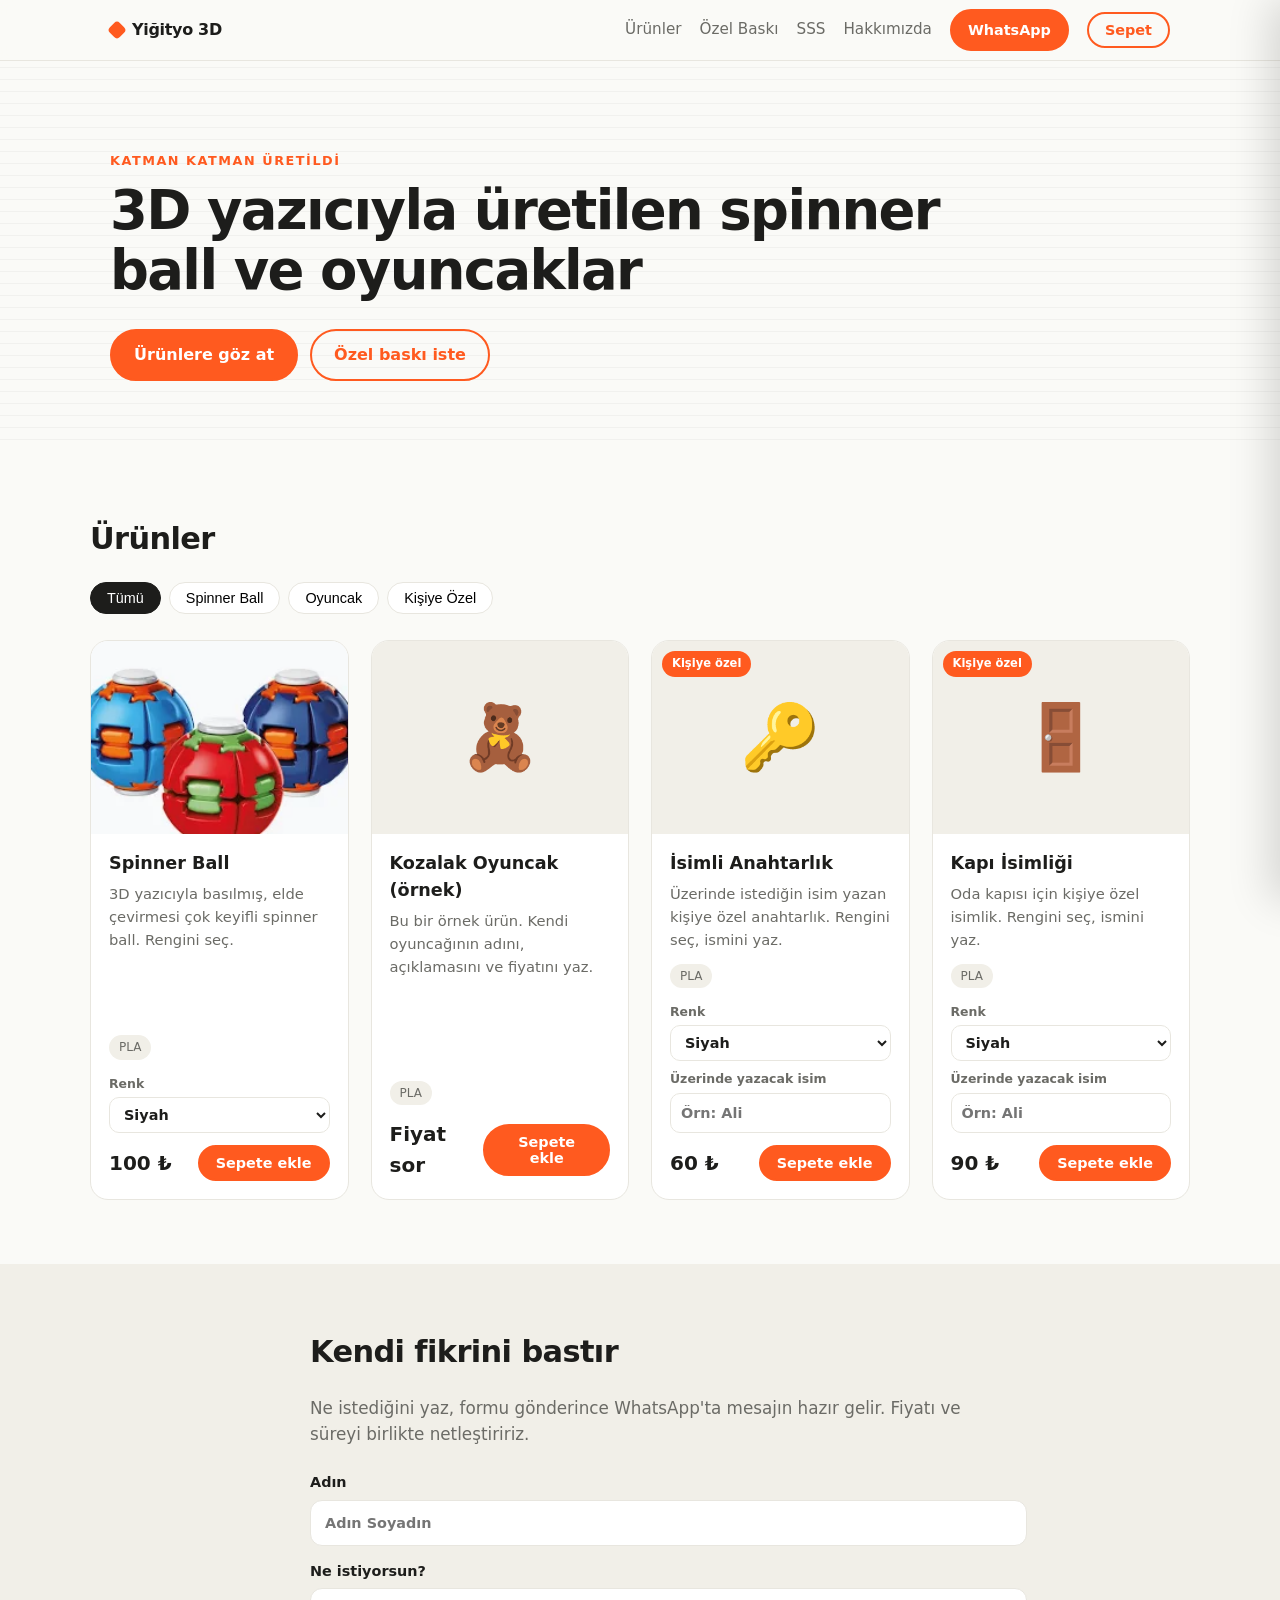
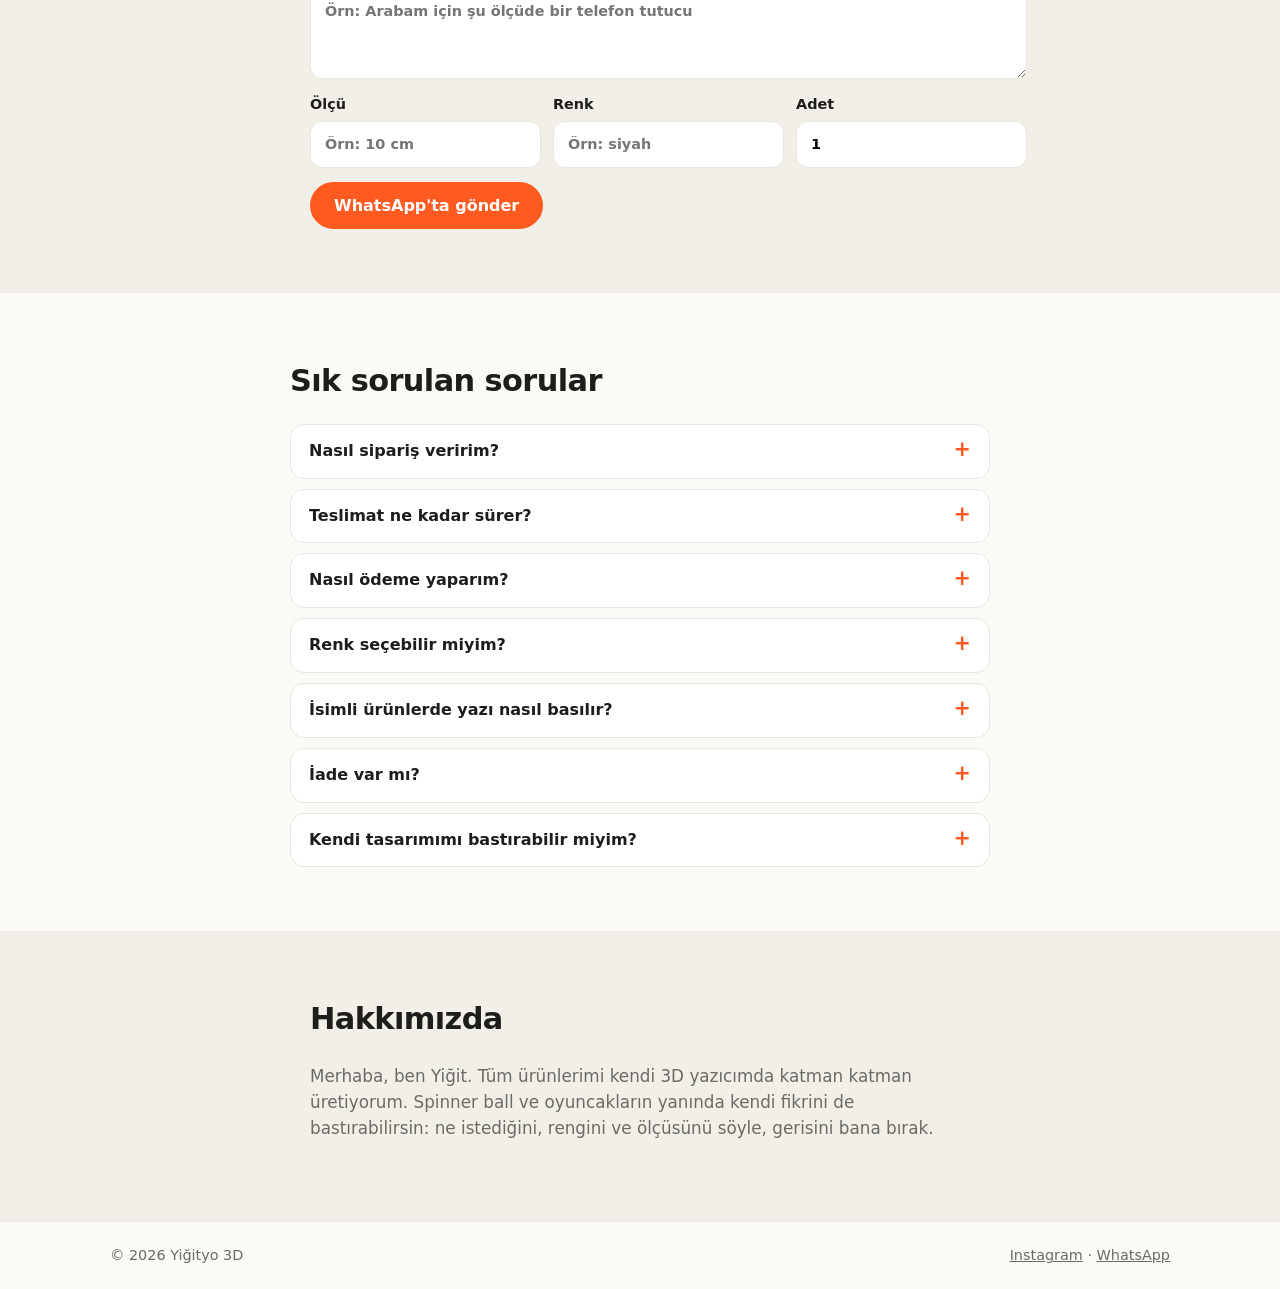
<file: index.html>
<!doctype html>
<html lang="tr">
<head>
  <meta charset="utf-8">
  <meta name="viewport" content="width=device-width, initial-scale=1">
  <title>Yiğityo 3D | Spinner Ball ve Oyuncaklar</title>
  <meta name="description" content="3D yazıcıyla üretilen spinner ball, oyuncaklar ve kişiye özel ürünler. WhatsApp'tan kolay sipariş.">

  <!-- Link paylaşılınca (WhatsApp, Instagram, Google) görünen önizleme -->
  <meta property="og:type" content="website">
  <meta property="og:locale" content="tr_TR">
  <meta property="og:title" content="Yiğityo 3D | Spinner Ball ve Oyuncaklar">
  <meta property="og:description" content="3D yazıcıyla üretilen spinner ball, oyuncaklar ve kişiye özel ürünler. WhatsApp'tan kolay sipariş.">
  <meta property="og:url" content="https://piksel30.github.io/">
  <meta property="og:image" content="https://piksel30.github.io/og-image.png">
  <meta name="twitter:card" content="summary_large_image">

  <link rel="stylesheet" href="style.css">
</head>
<body>

<div id="promo" class="promo" hidden></div>

<header class="top">
  <div class="wrap bar">
    <a class="logo" href="#"><span class="dot"></span><span data-site-name>Marka Adın</span></a>
    <nav>
      <a href="#urunler">Ürünler</a>
      <a href="#ozel">Özel Baskı</a>
      <a href="#sss">SSS</a>
      <a href="#hakkimizda">Hakkımızda</a>
      <a class="btn small" data-wa target="_blank" rel="noopener">WhatsApp</a>
      <button type="button" id="open-cart" class="btn ghost small cart-btn">Sepet <span id="cart-count" class="badge">0</span></button>
    </nav>
  </div>
</header>

<main>
  <section class="hero">
    <div class="wrap">
      <p class="eyebrow">Katman katman üretildi</p>
      <h1 id="slogan"></h1>
      <div class="actions">
        <a class="btn" href="#urunler">Ürünlere göz at</a>
        <a class="btn ghost" href="#ozel">Özel baskı iste</a>
      </div>
    </div>
  </section>

  <section id="cekilis" class="wrap narrow section" hidden>
    <div class="gv-card">
      <p class="eyebrow">🎁 Çekiliş</p>
      <h2 id="gv-title"></h2>
      <p id="gv-prize" class="gv-prize"></p>
      <p id="gv-rules" class="lead"></p>
      <p id="gv-end" class="small-note"></p>
      <p id="gv-result" class="gv-result" hidden></p>
      <a id="gv-join" class="btn" target="_blank" rel="noopener">Çekilişe katıl</a>
    </div>
  </section>

  <section id="urunler" class="wrap section">
    <h2>Ürünler</h2>
    <div id="filters" class="filters"></div>
    <div id="grid" class="grid"></div>
  </section>

  <section id="ozel" class="section alt">
    <div class="wrap narrow">
      <h2>Kendi fikrini bastır</h2>
      <p class="lead">Ne istediğini yaz, formu gönderince WhatsApp'ta mesajın hazır gelir. Fiyatı ve süreyi birlikte netleştiririz.</p>
      <form id="custom-form" class="form">
        <label>Adın
          <input name="name" required placeholder="Adın Soyadın">
        </label>
        <label>Ne istiyorsun?
          <textarea name="what" rows="3" required placeholder="Örn: Arabam için şu ölçüde bir telefon tutucu"></textarea>
        </label>
        <div class="row">
          <label>Ölçü
            <input name="size" placeholder="Örn: 10 cm">
          </label>
          <label>Renk
            <input name="color" placeholder="Örn: siyah">
          </label>
          <label>Adet
            <input name="qty" type="number" min="1" value="1">
          </label>
        </div>
        <button class="btn" type="submit">WhatsApp'ta gönder</button>
      </form>
    </div>
  </section>

  <section id="sss" class="wrap narrow section">
    <h2>Sık sorulan sorular</h2>
    <div id="faq-list" class="faq"></div>
  </section>

  <section id="hakkimizda" class="section alt">
    <div class="wrap narrow">
      <h2>Hakkımızda</h2>
      <p id="about-text" class="lead"></p>
    </div>
  </section>
</main>

<footer>
  <div class="wrap foot">
    <span>© <span id="year"></span> <span data-site-name></span></span>
    <span>
      <a data-ig target="_blank" rel="noopener">Instagram</a> ·
      <a data-wa target="_blank" rel="noopener">WhatsApp</a>
    </span>
  </div>
</footer>

<!-- Sepet -->
<div id="overlay" class="overlay"></div>
<aside id="drawer" class="drawer" aria-hidden="true" aria-label="Sepet">
  <div class="drawer-head">
    <h2>Sepetin</h2>
    <button type="button" id="close-cart" class="icon-btn" aria-label="Kapat">✕</button>
  </div>
  <div id="cart-items" class="cart-items"></div>
  <div id="cart-foot" class="cart-foot" hidden>
    <div id="disc-row" class="total-row disc" hidden><span id="disc-label"></span><strong id="disc-val"></strong></div>
    <div class="total-row"><span>Toplam</span><strong id="cart-total"></strong></div>
    <p id="cart-note" class="small-note"></p>
    <form id="order-form" class="form">
      <label>Ad Soyad
        <input name="name" required placeholder="Adın Soyadın">
      </label>
      <label>Adres (il, ilçe, mahalle, açık adres)
        <textarea name="address" rows="3" required placeholder="Kargo için adresin"></textarea>
      </label>
      <label>Not (isteğe bağlı)
        <input name="note" placeholder="Örn: kırmızı renk olsun">
      </label>
      <button class="btn" type="submit">Siparişi WhatsApp'a gönder</button>
    </form>
    <button type="button" id="clear-cart" class="link-btn">Sepeti boşalt</button>
  </div>
</aside>
<div id="toast" class="toast" role="status"></div>

<script src="config.js"></script>
<script src="app.js"></script>
</body>
</html>
</file>
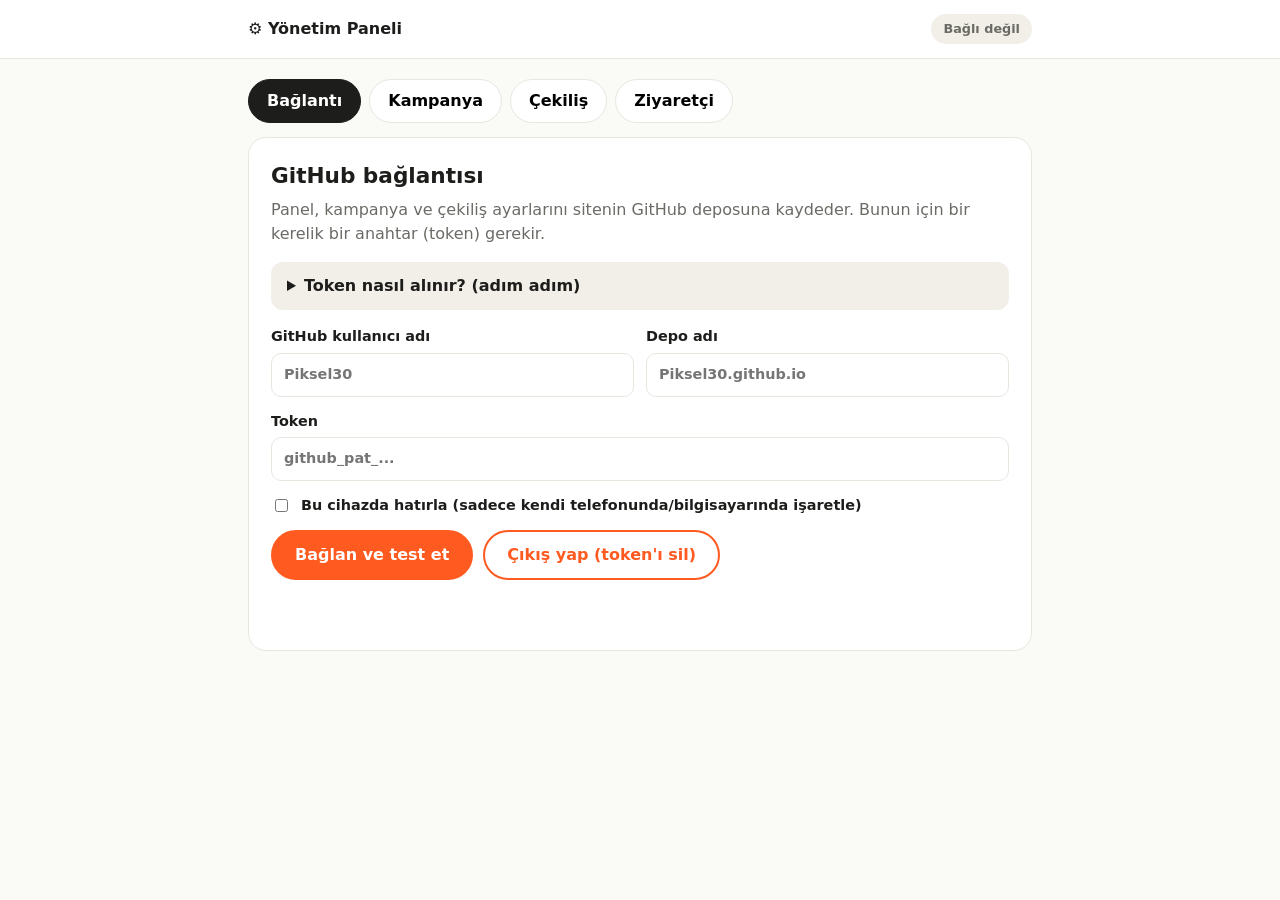
<file: admin.html>
<!doctype html>
<html lang="tr">
<head>
<meta charset="utf-8">
<meta name="viewport" content="width=device-width, initial-scale=1">
<meta name="robots" content="noindex, nofollow">
<title>Yönetim Paneli</title>
<style>
:root{--bg:#fafaf7;--ink:#1d1d1b;--muted:#6b6b66;--accent:#ff5a1f;--accent-dark:#d94710;--card:#fff;--line:#e8e6df;--alt:#f1efe8;--ok:#1a7f45;--err:#c0262d}
*{box-sizing:border-box}
[hidden]{display:none!important}
body{margin:0;font-family:system-ui,-apple-system,"Segoe UI",Roboto,sans-serif;background:var(--bg);color:var(--ink);line-height:1.5}
.wrap{max-width:820px;margin:0 auto;padding:0 18px}
.top{background:#fff;border-bottom:1px solid var(--line);position:sticky;top:0;z-index:5}
.bar{display:flex;align-items:center;justify-content:space-between;height:58px;gap:10px}
.pill{font-size:.8rem;font-weight:700;padding:5px 12px;border-radius:999px}
.pill.off{background:var(--alt);color:var(--muted)}
.pill.on{background:#dff5e8;color:var(--ok)}
.tabs{display:flex;gap:8px;flex-wrap:wrap;margin:20px 0 14px}
.tabs button{font:inherit;font-weight:700;padding:9px 18px;border-radius:999px;border:1px solid var(--line);background:#fff;cursor:pointer}
.tabs button.on{background:var(--ink);color:#fff;border-color:var(--ink)}
.panel{display:none;background:#fff;border:1px solid var(--line);border-radius:18px;padding:22px;margin-bottom:40px}
.panel.on{display:block}
h2{margin:0 0 6px;font-size:1.35rem}
h3{margin:24px 0 8px;font-size:1.05rem}
.lead{color:var(--muted);margin:0 0 16px}
label{display:grid;gap:5px;font-weight:600;font-size:.9rem;margin-bottom:14px}
input,textarea{font:inherit;padding:10px 12px;border:1px solid var(--line);border-radius:10px;background:#fff;width:100%}
input:focus,textarea:focus{outline:2px solid var(--accent);border-color:transparent}
input[type=checkbox]{width:auto}
.check{display:flex;align-items:center;gap:10px;font-weight:700;margin-bottom:14px}
.row{display:grid;grid-template-columns:repeat(auto-fit,minmax(150px,1fr));gap:12px}
.btn{font:inherit;font-weight:700;padding:11px 22px;border-radius:999px;border:2px solid var(--accent);background:var(--accent);color:#fff;cursor:pointer;text-decoration:none;display:inline-block}
.btn:hover{background:var(--accent-dark);border-color:var(--accent-dark)}
.btn:disabled{opacity:.55;cursor:wait}
.btn.ghost{background:transparent;color:var(--accent)}
.btn.ghost:hover{background:var(--accent);color:#fff}
.btns{display:flex;gap:10px;flex-wrap:wrap;margin-top:6px}
.msg{margin-top:12px;font-weight:600;min-height:1.2em}
.msg.ok{color:var(--ok)}
.msg.err{color:var(--err)}
.preview{background:var(--accent);color:#fff;text-align:center;font-weight:700;padding:8px 14px;border-radius:10px;margin:6px 0 6px;font-size:.9rem;min-height:2.2em}
details{background:var(--alt);border-radius:12px;padding:12px 16px;margin-bottom:16px}
details summary{cursor:pointer;font-weight:700}
details ol,details ul{margin:10px 0 0;padding-left:20px}
details li{margin-bottom:4px}
.note{font-size:.85rem;color:var(--muted);margin:6px 0 0}
.slot{font-size:clamp(1.6rem,6vw,2.4rem);font-weight:800;text-align:center;padding:22px 10px;background:var(--alt);border-radius:16px;margin:14px 0;min-height:4.2rem;word-break:break-word}
.winners{display:grid;gap:8px;margin-top:10px}
.win{background:#fff7f2;border:2px solid var(--accent);border-radius:14px;padding:12px 16px;font-weight:800;font-size:1.1rem;display:flex;justify-content:space-between;gap:10px}
.win span:first-child{color:var(--muted);font-weight:600;font-size:.85rem;align-self:center}
.win.res{background:var(--alt);border-color:var(--line);font-size:1rem}
.big-num{font-size:3.2rem;font-weight:800;line-height:1.1}
.hist{margin:8px 0 0;padding-left:18px;font-size:.88rem;color:var(--muted)}
hr{border:0;border-top:1px solid var(--line);margin:24px 0}
</style>
</head>
<body>
<header class="top">
  <div class="wrap bar">
    <strong>⚙️ Yönetim Paneli</strong>
    <span id="status" class="pill off">Bağlı değil</span>
  </div>
</header>

<main class="wrap">
  <nav class="tabs" id="tabs">
    <button type="button" data-tab="conn" class="on">Bağlantı</button>
    <button type="button" data-tab="camp">Kampanya</button>
    <button type="button" data-tab="gift">Çekiliş</button>
    <button type="button" data-tab="stat">Ziyaretçi</button>
  </nav>

  <!-- ============ BAĞLANTI ============ -->
  <section id="tab-conn" class="panel on">
    <h2>GitHub bağlantısı</h2>
    <p class="lead">Panel, kampanya ve çekiliş ayarlarını sitenin GitHub deposuna kaydeder. Bunun için bir kerelik bir anahtar (token) gerekir.</p>

    <details>
      <summary>Token nasıl alınır? (adım adım)</summary>
      <ol>
        <li>github.com'a giriş yap, sağ üstte profil resmine tıkla → <b>Settings</b>.</li>
        <li>Sol menünün en altında <b>Developer settings</b> → <b>Personal access tokens</b> → <b>Fine-grained tokens</b> → <b>Generate new token</b>.</li>
        <li><b>Token name:</b> yonetim-paneli · <b>Expiration:</b> 90 gün.</li>
        <li><b>Repository access:</b> <i>Only select repositories</i> seç, sitenin deposunu (örn. <code>Piksel30.github.io</code>) ekle.</li>
        <li><b>Permissions → Repository permissions → Contents:</b> <i>Read and write</i> yap.</li>
        <li><b>Generate token</b>'a bas, çıkan kodu kopyala (bir daha gösterilmez) ve aşağıya yapıştır.</li>
      </ol>
      <p class="note">Token bir şifre gibidir: kimseyle paylaşma, ekran görüntüsüne alma. Süresi dolunca aynı adımlarla yenisini al.</p>
    </details>

    <div class="row">
      <label>GitHub kullanıcı adı <input id="owner" autocomplete="off" placeholder="Piksel30"></label>
      <label>Depo adı <input id="repo" autocomplete="off" placeholder="Piksel30.github.io"></label>
    </div>
    <label>Token <input id="token" type="password" autocomplete="off" placeholder="github_pat_..."></label>
    <label class="check"><input id="remember" type="checkbox"> Bu cihazda hatırla (sadece kendi telefonunda/bilgisayarında işaretle)</label>
    <div class="btns">
      <button type="button" id="connect" class="btn">Bağlan ve test et</button>
      <button type="button" id="logout" class="btn ghost">Çıkış yap (token'ı sil)</button>
    </div>
    <p id="connMsg" class="msg" role="status"></p>
  </section>

  <!-- ============ KAMPANYA ============ -->
  <section id="tab-camp" class="panel">
    <h2>Kampanya</h2>
    <p class="lead">Sitenin üstünde şerit olarak görünür, sepette indirim otomatik uygulanır.</p>
    <label class="check"><input id="cActive" type="checkbox"> Kampanya açık</label>
    <label>Şeritte görünecek yazı <input id="cText" maxlength="90" placeholder="Örn: 3 ürün al, %10 indirim kazan!"></label>
    <div class="row">
      <label>İndirim yüzdesi (%) <input id="cPercent" type="number" min="1" max="90" value="10"></label>
      <label>En az kaç ürün? <input id="cMin" type="number" min="1" value="3"></label>
      <label>Son gün (boşsa süresiz) <input id="cEnd" type="date"></label>
    </div>
    <p class="note">Önizleme</p>
    <div id="cPreview" class="preview"></div>
    <p id="cInfo" class="note"></p>
    <div class="btns"><button type="button" id="cSave" class="btn">Yayınla</button></div>
    <p id="cMsg" class="msg" role="status"></p>
  </section>

  <!-- ============ ÇEKİLİŞ ============ -->
  <section id="tab-gift" class="panel">
    <h2>Çekiliş</h2>
    <p class="lead">1) Çekilişi sitede duyur → 2) katılımcıları topla → 3) aşağıdan adil şekilde kazananı seç.</p>

    <h3>1) Çekiliş duyurusu (sitede kart olarak görünür)</h3>
    <label class="check"><input id="gActive" type="checkbox"> Çekiliş açık</label>
    <label>Başlık <input id="gTitle" maxlength="70" placeholder="Örn: Spinner Ball çekilişi"></label>
    <label>Ödül <input id="gPrize" maxlength="90" placeholder="Örn: 1 adet Spinner Ball"></label>
    <label>Kurallar <textarea id="gRules" rows="3" maxlength="400" placeholder="Örn: Katılım ücretsizdir. Butona basıp WhatsApp'tan adını yaz. Kazanan rastgele seçilir ve WhatsApp'tan haber verilir."></textarea></label>
    <label>Son katılım günü <input id="gEnd" type="date"></label>
    <div class="btns"><button type="button" id="gSave" class="btn">Duyuruyu yayınla</button></div>
    <p id="gMsg" class="msg" role="status"></p>
    <p class="note">Katılmak isteyenler butona basınca WhatsApp'ında "çekilişe katılmak istiyorum" mesajı + adı gelir. Katılımcıları oradan toplarsın.</p>

    <hr>
    <h3>2) Kazananı seç</h3>
    <label>Katılımcılar (her satıra bir kişi) <textarea id="pList" rows="7" placeholder="Ali Yılmaz&#10;Ayşe Demir&#10;@kullanici3"></textarea></label>
    <div class="row">
      <label>Asıl kazanan sayısı <input id="pWin" type="number" min="1" value="1"></label>
      <label>Yedek sayısı <input id="pRes" type="number" min="0" value="1"></label>
    </div>
    <label class="check"><input id="pDedup" type="checkbox" checked> Aynı kişiyi bir kez say (tekrar edenleri çıkar)</label>
    <p id="pCount" class="note"></p>
    <div class="btns"><button type="button" id="draw" class="btn">🎲 Çekilişi yap</button></div>
    <p id="dMsg" class="msg" role="status"></p>
    <div id="slot" class="slot" hidden></div>
    <div id="winners" class="winners"></div>

    <div id="afterDraw" hidden>
      <label style="margin-top:16px">Sitede görünecek kazanan yazısı (isim gizlenmiş hâli) <input id="gResultTxt" maxlength="90"></label>
      <div class="btns">
        <button type="button" id="gAnnounce" class="btn">Kazananı sitede duyur</button>
        <button type="button" id="copyRes" class="btn ghost">Sonucu kopyala</button>
      </div>
      <p id="aMsg" class="msg" role="status"></p>
    </div>

    <details style="margin-top:18px">
      <summary>Adil ve güvenilir olması için</summary>
      <ul>
        <li>Seçim, tarayıcının güvenli rastgele sayı üretecini kullanır. Sonucu kimse yönlendiremez.</li>
        <li>Çekilişi canlı yayında veya ekran kaydıyla yap, kazananı ve katılımcı sayısını paylaş.</li>
        <li>Katılımı satın almaya bağlama ve kuralları baştan açıkça yaz. Çekiliş kurallarının yasal şartlarını bir yetişkinle birlikte araştır.</li>
        <li>Katılımcıların tam isimlerini herkese açık paylaşma, siteye gizlenmiş hâli çıkar (örn. A*** Y***).</li>
      </ul>
    </details>

    <p class="note" style="margin-top:14px">Son çekilişler (bu cihazda)</p>
    <ul id="hist" class="hist"></ul>
    <div class="btns"><button type="button" id="clearHist" class="btn ghost">Geçmişi temizle</button></div>
  </section>

  <!-- ============ ZİYARETÇİ ============ -->
  <section id="tab-stat" class="panel">
    <h2>Ziyaretçi sayısı</h2>
    <p class="lead">Ücretsiz GoatCounter servisi sitenin görüntülenmelerini sayar. Bu sayfa toplam sayıyı gösterir.</p>
    <div class="big-num" id="count">—</div>
    <p id="countInfo" class="note"></p>
    <div class="btns">
      <button type="button" id="refresh" class="btn ghost">Yenile</button>
      <a id="gcLink" class="btn ghost" target="_blank" rel="noopener" hidden>GoatCounter panelini aç</a>
    </div>

    <hr>
    <details>
      <summary>Kurulum (bir kerelik)</summary>
      <ol>
        <li>goatcounter.com/signup adresinde hesap aç. <b>Code</b> kısmına bir ad seç (örn. <code>yigityo3d</code>). Siten <code>yigityo3d.goatcounter.com</code> olur.</li>
        <li>Giriş yap → <b>Settings</b> → <b>Allow adding visitor counts on your website</b> kutusunu işaretle, kaydet.</li>
        <li>Aşağıya seçtiğin code'u yaz, <b>Kaydet</b>'e bas. Site sayımı otomatik başlatır, başka bir şey yapman gerekmez.</li>
        <li>Kendi ziyaretlerini saymamak için, her cihazında sitenin adresinin sonuna <code>#toggle-goatcounter</code> ekleyip bir kez aç.</li>
      </ol>
    </details>
    <label>GoatCounter code <input id="gcCode" maxlength="40" placeholder="yigityo3d" autocomplete="off"></label>
    <div class="btns"><button type="button" id="gcSave" class="btn">Kaydet</button></div>
    <p id="gcMsg" class="msg" role="status"></p>
    <p class="note">Sayı "sayfa görüntülenmesi"dir (aynı kişi iki kez girerse iki sayılır). Ayrıntılı rapor (günlük, ülke, hangi site) için GoatCounter panelini aç. Sayı birkaç saate kadar geç güncellenebilir.</p>
  </section>
</main>

<script>
(() => {
"use strict";
const $ = id => document.getElementById(id);
const LS = "yigityo-admin-v1", HIST = "yigityo-admin-hist";
const S = { owner: "", repo: "", token: "", connected: false, repoOk: false, remote: {} };
let lastDraw = null;

/* ---------- yardımcılar ---------- */
const store = {
  get(k, session) { try { return (session ? sessionStorage : localStorage).getItem(k); } catch (e) { return null; } },
  set(k, v, session) { try { (session ? sessionStorage : localStorage).setItem(k, v); } catch (e) {} },
  del(k) { try { localStorage.removeItem(k); sessionStorage.removeItem(k); } catch (e) {} }
};
const enc = s => { const b = new TextEncoder().encode(s); let bin = ""; for (let i = 0; i < b.length; i++) bin += String.fromCharCode(b[i]); return btoa(bin); };
const dec = s => { const bin = atob(s.replace(/\s/g, "")); return new TextDecoder().decode(Uint8Array.from(bin, c => c.charCodeAt(0))); };
const validCode = c => /^[a-z0-9-]{2,40}$/i.test(c || "");
const sleep = ms => new Promise(r => setTimeout(r, ms));
function say(el, text, kind) { el.textContent = text || ""; el.className = "msg" + (kind ? " " + kind : ""); }
function showTab(name) {
  document.querySelectorAll("#tabs button").forEach(b => b.classList.toggle("on", b.dataset.tab === name));
  document.querySelectorAll(".panel").forEach(p => p.classList.toggle("on", p.id === "tab-" + name));
}
document.querySelectorAll("#tabs button").forEach(b => b.addEventListener("click", () => showTab(b.dataset.tab)));

/* ---------- GitHub API ---------- */
function explain(st, j) {
  if (st === 401) return "Token geçersiz ya da süresi dolmuş. Yeni bir token oluşturup tekrar bağlan.";
  if (st === 403) return "İzin yok. Token'da bu depo için 'Contents: Read and write' izni var mı? (Ya da çok fazla deneme yapıldı, biraz bekle.)";
  if (st === 404) return "Depo bulunamadı ya da token bu depoya erişemiyor. Kullanıcı adı, depo adı ve token'ın seçili deposunu kontrol et.";
  if (st === 409 || st === 422) return "Dosya başka bir yerden değişmiş, tekrar dene.";
  return "GitHub hatası (" + st + ")" + (j && j.message ? ": " + j.message : "");
}
async function gh(method, path, body) {
  if (!S.token) throw Object.assign(new Error("Önce Bağlantı sekmesinden bağlan."), { status: 0, noToken: true });
  let r;
  try {
    r = await fetch("https://api.github.com" + path, {
      method, cache: "no-store",
      headers: Object.assign({ Accept: "application/vnd.github+json", Authorization: "Bearer " + S.token }, body ? { "Content-Type": "application/json" } : {}),
      body: body ? JSON.stringify(body) : undefined
    });
  } catch (e) { throw Object.assign(new Error("GitHub'a ulaşılamadı. İnternet bağlantını kontrol et."), { status: 0 }); }
  let j = null; try { j = await r.json(); } catch (e) {}
  if (!r.ok) throw Object.assign(new Error(explain(r.status, j)), { status: r.status });
  return j;
}
const FILE = () => `/repos/${S.owner}/${S.repo}/contents/ayarlar.json`;
async function readRemote() {
  try {
    const j = await gh("GET", FILE());
    let data = {}; try { data = JSON.parse(dec(j.content)) || {}; } catch (e) { data = {}; }
    return { sha: j.sha, data };
  } catch (e) {
    if (e.status === 404 && S.repoOk) return { sha: null, data: {} };
    throw e;
  }
}
async function publish(mutate, message) {
  for (let i = 0; i < 2; i++) {
    const cur = await readRemote();                       // her kayıttan önce güncel hâli oku (başka cihazdaki değişikliği ezme)
    const data = mutate(JSON.parse(JSON.stringify(cur.data)));
    data.updated = new Date().toISOString();
    const body = { message, content: enc(JSON.stringify(data, null, 2) + "\n") };
    if (cur.sha) body.sha = cur.sha;
    try { await gh("PUT", FILE(), body); S.remote = data; return data; }
    catch (e) { if ((e.status === 409 || e.status === 422) && i === 0) continue; throw e; }
  }
}
async function run(btn, out, fn, okText) {
  if (!S.connected) { say(out, "Önce Bağlantı sekmesinden bağlan.", "err"); showTab("conn"); return; }
  btn.disabled = true; say(out, "Kaydediliyor...", "");
  try { await fn(); say(out, okText, "ok"); }
  catch (e) { say(out, e.message, "err"); if (e.noToken) showTab("conn"); }
  finally { btn.disabled = false; }
}

/* ---------- bağlantı ---------- */
function setStatus() {
  const s = $("status");
  s.textContent = S.connected ? "Bağlı: " + S.owner + "/" + S.repo : "Bağlı değil";
  s.className = "pill " + (S.connected ? "on" : "off");
}
function persist() {
  const v = JSON.stringify({ owner: S.owner, repo: S.repo, token: S.token });
  store.del(LS);
  store.set(LS, v, !$("remember").checked);
}
async function connect() {
  S.owner = $("owner").value.trim(); S.repo = $("repo").value.trim(); S.token = $("token").value.trim();
  const out = $("connMsg");
  if (!S.owner || !S.repo || !S.token) { say(out, "Üç alanı da doldur.", "err"); return; }
  $("connect").disabled = true; say(out, "Bağlanılıyor...", "");
  try {
    await gh("GET", `/repos/${S.owner}/${S.repo}`); S.repoOk = true;
    S.remote = (await readRemote()).data; S.connected = true;
    persist(); fillForms(); setStatus();
    say(out, "Bağlandı ✓ Artık Kampanya, Çekiliş ve Ziyaretçi sekmelerini kullanabilirsin.", "ok");
  } catch (e) { S.connected = false; setStatus(); say(out, e.message, "err"); }
  finally { $("connect").disabled = false; }
}
$("connect").addEventListener("click", connect);
$("logout").addEventListener("click", () => {
  store.del(LS); S.token = ""; S.connected = false; S.repoOk = false; S.remote = {};
  $("token").value = ""; setStatus(); say($("connMsg"), "Çıkış yapıldı, token bu cihazdan silindi.", "ok");
});

/* ---------- kampanya ---------- */
function updatePreview() {
  const on = $("cActive").checked, t = $("cText").value.trim();
  $("cPreview").textContent = on ? (t || "(yazı boş)") : "Kampanya kapalı: sitede şerit görünmez";
  const p = Number($("cPercent").value), m = Math.floor(Number($("cMin").value)), e = $("cEnd").value;
  $("cInfo").textContent = on
    ? `Sepette ${m || 1} ve üzeri ürün alana %${p || 0} indirim uygulanır` + (e ? `, ${e} gününün sonuna kadar.` : ", süresiz.")
    : "";
}
["cActive", "cText", "cPercent", "cMin", "cEnd"].forEach(id => $(id).addEventListener("input", updatePreview));
$("cSave").addEventListener("click", () => run($("cSave"), $("cMsg"), async () => {
  const active = $("cActive").checked, text = $("cText").value.trim();
  const percent = Number($("cPercent").value), minItems = Math.floor(Number($("cMin").value)), endDate = $("cEnd").value;
  if (active) {
    if (!text) throw new Error("Şeritte görünecek yazıyı doldur.");
    if (!(percent >= 1 && percent <= 90)) throw new Error("İndirim yüzdesi 1 ile 90 arasında olmalı.");
    if (!(minItems >= 1)) throw new Error("En az ürün sayısı 1 veya daha fazla olmalı.");
  }
  await publish(d => { d.campaign = { active, text, percent: percent || 0, minItems: minItems || 1, endDate }; return d; },
    active ? "Kampanya güncellendi" : "Kampanya kapatıldı");
}, "Yayınlandı ✓ Sitede görünmesi 1-3 dakika sürebilir."));

/* ---------- çekiliş duyurusu ---------- */
$("gSave").addEventListener("click", () => run($("gSave"), $("gMsg"), async () => {
  const active = $("gActive").checked, title = $("gTitle").value.trim(), prize = $("gPrize").value.trim();
  const rules = $("gRules").value.trim(), endDate = $("gEnd").value;
  if (active && !title) throw new Error("Çekiliş başlığını yaz.");
  await publish(d => {
    const old = d.giveaway || {};
    d.giveaway = { active, title, prize, rules, endDate, result: active ? "" : (old.result || "") };
    return d;
  }, active ? "Çekiliş duyurusu güncellendi" : "Çekiliş kapatıldı");
}, "Yayınlandı ✓ Sitede görünmesi 1-3 dakika sürebilir."));

/* ---------- çekiliş aracı ---------- */
function secureInt(n) {                       // [0, n) aralığında önyargısız güvenli rastgele sayı
  const max = Math.floor(0x100000000 / n) * n, a = new Uint32Array(1);
  do { crypto.getRandomValues(a); } while (a[0] >= max);
  return a[0] % n;
}
function shuffle(arr) {
  for (let i = arr.length - 1; i > 0; i--) { const j = secureInt(i + 1); [arr[i], arr[j]] = [arr[j], arr[i]]; }
  return arr;
}
function parseNames() {
  const raw = $("pList").value.split(/\r?\n/).map(s => s.trim()).filter(Boolean);
  if (!$("pDedup").checked) return { names: raw, removed: 0 };
  const seen = new Set(), names = [];
  for (const n of raw) { const k = n.toLocaleLowerCase("tr").replace(/^@/, ""); if (!seen.has(k)) { seen.add(k); names.push(n); } }
  return { names, removed: raw.length - names.length };
}
function updateCount() {
  const { names, removed } = parseNames();
  $("pCount").textContent = names.length + " katılımcı" + (removed ? ` (${removed} tekrar çıkarıldı)` : "");
}
["pList", "pDedup"].forEach(id => $(id).addEventListener("input", updateCount));
const mask = n => n.trim().split(/\s+/).map(w => w.replace(/^@/, "")).filter(Boolean).map(w => [...w][0] + "***").join(" ");
function loadHist() { try { return JSON.parse(store.get(HIST, false) || "[]"); } catch (e) { return []; } }
function renderHist() {
  const ul = $("hist"); ul.textContent = "";
  const h = loadHist();
  if (!h.length) { const li = document.createElement("li"); li.textContent = "Henüz çekiliş yapılmadı."; ul.append(li); return; }
  h.slice(0, 5).forEach(x => {
    const li = document.createElement("li");
    li.textContent = `${x.t} · ${x.total} katılımcı · kazanan: ${x.winners.join(", ")}`;
    ul.append(li);
  });
}
function addWin(parent, label, name, res) {
  const d = document.createElement("div"); d.className = "win" + (res ? " res" : "");
  const a = document.createElement("span"), b = document.createElement("span");
  a.textContent = label; b.textContent = name; d.append(a, b); parent.append(d);
}
$("draw").addEventListener("click", async () => {
  const out = $("dMsg"), { names } = parseNames();
  const w = Math.max(1, Math.floor(Number($("pWin").value)) || 1), r = Math.max(0, Math.floor(Number($("pRes").value)) || 0);
  if (names.length < 1) { say(out, "Önce katılımcıları yaz.", "err"); return; }
  if (names.length < w + r) { say(out, `Kazanan + yedek (${w + r}) katılımcı sayısından (${names.length}) fazla olamaz.`, "err"); return; }
  say(out, "", ""); $("draw").disabled = true; $("afterDraw").hidden = true; $("winners").textContent = "";
  const slot = $("slot"); slot.hidden = false;
  const reduce = window.matchMedia && matchMedia("(prefers-reduced-motion: reduce)").matches;
  const iv = setInterval(() => { slot.textContent = names[secureInt(names.length)]; }, 70);
  await sleep(reduce ? 0 : 1800);
  clearInterval(iv);
  const order = shuffle(names.slice());
  const winners = order.slice(0, w), reserves = order.slice(w, w + r);
  slot.textContent = winners.length === 1 ? "🎉 " + winners[0] : "🎉 " + winners.length + " kazanan belli oldu";
  winners.forEach((n, i) => addWin($("winners"), "Asıl " + (i + 1), n, false));
  reserves.forEach((n, i) => addWin($("winners"), "Yedek " + (i + 1), n, true));
  lastDraw = { winners, reserves, total: names.length, t: new Date().toLocaleString("tr-TR") };
  const h = loadHist(); h.unshift({ t: lastDraw.t, total: names.length, winners }); store.set(HIST, JSON.stringify(h.slice(0, 20)), false);
  renderHist();
  $("gResultTxt").value = "Kazanan: " + winners.map(mask).join(", ");
  $("afterDraw").hidden = false; $("draw").disabled = false;
});
$("gAnnounce").addEventListener("click", () => run($("gAnnounce"), $("aMsg"), async () => {
  const text = $("gResultTxt").value.trim();
  if (!text) throw new Error("Sitede görünecek yazıyı doldur.");
  await publish(d => { d.giveaway = Object.assign({}, d.giveaway || {}, { active: false, result: text }); return d; }, "Çekiliş sonucu duyuruldu");
}, "Yayınlandı ✓ Çekiliş kapandı, kazanan yazısı sitede görünecek."));
$("copyRes").addEventListener("click", async () => {
  if (!lastDraw) return;
  const txt = `Çekiliş sonucu (${lastDraw.t})\nKatılımcı sayısı: ${lastDraw.total}\n` +
    lastDraw.winners.map((n, i) => `Asıl ${i + 1}: ${n}`).join("\n") +
    (lastDraw.reserves.length ? "\n" + lastDraw.reserves.map((n, i) => `Yedek ${i + 1}: ${n}`).join("\n") : "");
  try { await navigator.clipboard.writeText(txt); say($("aMsg"), "Kopyalandı ✓", "ok"); }
  catch (e) { say($("aMsg"), "Kopyalanamadı, metni elle seç.", "err"); }
});
$("clearHist").addEventListener("click", () => { store.del(HIST); renderHist(); });

/* ---------- ziyaretçi ---------- */
async function refreshCounter() {
  const code = $("gcCode").value.trim(), out = $("count"), info = $("countInfo"), link = $("gcLink");
  if (!validCode(code)) { out.textContent = "—"; info.textContent = "Önce GoatCounter code'unu yazıp kaydet."; link.hidden = true; return; }
  link.href = `https://${code}.goatcounter.com/`; link.hidden = false;
  out.textContent = "…"; info.textContent = "";
  try {
    const r = await fetch(`https://${code}.goatcounter.com/counter/TOTAL.json`, { cache: "no-store" });
    if (!r.ok) throw new Error("x");
    const j = await r.json();
    out.textContent = j.count;
    info.textContent = "Toplam sayfa görüntülenmesi.";
  } catch (e) {
    out.textContent = "—";
    info.textContent = "Sayı buradan okunamadı. GoatCounter ayarlarında 'Allow adding visitor counts on your website' açık mı? Ya da \"GoatCounter panelini aç\" butonuyla oradan bak.";
  }
}
$("refresh").addEventListener("click", refreshCounter);
$("gcSave").addEventListener("click", () => run($("gcSave"), $("gcMsg"), async () => {
  const code = $("gcCode").value.trim();
  if (code && !validCode(code)) throw new Error("Code sadece harf, rakam ve tire içermeli (en az 2 karakter).");
  await publish(d => { if (code) d.goatcounter = code; else delete d.goatcounter; return d; }, "Ziyaretçi sayacı ayarlandı");
  refreshCounter();
}, "Kaydedildi ✓ Sayım sitede 1-3 dakika içinde başlar."));

/* ---------- formları doldur ---------- */
function fillForms() {
  const c = S.remote.campaign || {}, g = S.remote.giveaway || {};
  $("cActive").checked = c.active === true; $("cText").value = c.text || "";
  $("cPercent").value = c.percent != null ? c.percent : 10; $("cMin").value = c.minItems != null ? c.minItems : 3; $("cEnd").value = c.endDate || "";
  $("gActive").checked = g.active === true; $("gTitle").value = g.title || ""; $("gPrize").value = g.prize || "";
  $("gRules").value = g.rules || ""; $("gEnd").value = g.endDate || "";
  $("gcCode").value = S.remote.goatcounter || "";
  updatePreview(); refreshCounter();
}

/* ---------- başlangıç ---------- */
(function init() {
  let owner = "", repo = "";
  if (/\.github\.io$/i.test(location.hostname)) { owner = location.hostname.split(".")[0]; repo = location.hostname; }
  let saved = null;
  try { saved = JSON.parse(store.get(LS, false) || store.get(LS, true) || "null"); } catch (e) {}
  if (saved) { owner = saved.owner || owner; repo = saved.repo || repo; $("token").value = saved.token || ""; $("remember").checked = !!store.get(LS, false); }
  $("owner").value = owner; $("repo").value = repo;
  updatePreview(); updateCount(); renderHist();
  if (saved && saved.token) connect();
})();
})();
</script>
</body>
</html>
</file>
<file: style.css>
:root {
  --bg: #fafaf7;
  --ink: #1d1d1b;
  --muted: #6b6b66;
  --accent: #ff5a1f;
  --accent-dark: #d94710;
  --card: #ffffff;
  --line: #e8e6df;
  --alt: #f1efe8;
}

* { box-sizing: border-box; }
html { scroll-behavior: smooth; }
body {
  margin: 0;
  font-family: system-ui, -apple-system, "Segoe UI", Roboto, sans-serif;
  background: var(--bg);
  color: var(--ink);
  line-height: 1.55;
}
a { color: inherit; }
.wrap { max-width: 1100px; margin: 0 auto; padding: 0 20px; }
.narrow { max-width: 700px; }

/* Header */
.top { position: sticky; top: 0; z-index: 10; background: rgba(250,250,247,.9); backdrop-filter: blur(8px); border-bottom: 1px solid var(--line); }
.bar { display: flex; align-items: center; justify-content: space-between; height: 60px; }
.logo { display: flex; align-items: center; gap: 8px; font-weight: 800; text-decoration: none; letter-spacing: -.02em; }
.dot { width: 14px; height: 14px; border-radius: 4px; background: var(--accent); transform: rotate(45deg); }
nav { display: flex; align-items: center; gap: 18px; font-size: .95rem; }
nav a { text-decoration: none; color: var(--muted); }
nav a:hover { color: var(--ink); }
nav a.btn { color: #fff; }

/* Buttons */
.btn {
  display: inline-block; padding: 12px 22px; border-radius: 999px; border: 2px solid var(--accent);
  background: var(--accent); color: #fff; font-weight: 700; text-decoration: none; cursor: pointer; font-size: 1rem;
  transition: transform .15s, background .15s;
}
.btn:hover { background: var(--accent-dark); border-color: var(--accent-dark); transform: translateY(-1px); }
.btn.ghost { background: transparent; color: var(--accent); }
.btn.ghost:hover { background: var(--accent); color: #fff; }
.btn.small { padding: 8px 16px; font-size: .9rem; }

/* Hero */
.hero { padding: 90px 0 70px; background:
  repeating-linear-gradient(0deg, transparent 0 11px, rgba(0,0,0,.035) 11px 12px), var(--bg); }
.eyebrow { color: var(--accent); font-weight: 700; text-transform: uppercase; letter-spacing: .12em; font-size: .8rem; margin: 0 0 10px; }
.hero h1 { font-size: clamp(2rem, 5vw, 3.4rem); line-height: 1.1; letter-spacing: -.03em; margin: 0 0 28px; max-width: 16em; }
.actions { display: flex; gap: 12px; flex-wrap: wrap; }

/* Sections */
.section { padding: 64px 0; }
.section.alt { background: var(--alt); }
h2 { font-size: 1.9rem; letter-spacing: -.02em; margin: 0 0 20px; }
.lead { color: var(--muted); font-size: 1.05rem; }

/* Filters */
.filters { display: flex; gap: 8px; flex-wrap: wrap; margin-bottom: 26px; }
.chip { padding: 7px 16px; border-radius: 999px; border: 1px solid var(--line); background: var(--card); cursor: pointer; font-size: .9rem; }
.chip.active { background: var(--ink); color: #fff; border-color: var(--ink); }

/* Grid */
.grid { display: grid; grid-template-columns: repeat(auto-fill, minmax(250px, 1fr)); gap: 22px; }
.card { background: var(--card); border: 1px solid var(--line); border-radius: 18px; overflow: hidden; display: flex; flex-direction: column; transition: transform .2s, box-shadow .2s; }
.card:hover { transform: translateY(-4px); box-shadow: 0 12px 30px rgba(0,0,0,.08); }
.media { aspect-ratio: 4 / 3; background: var(--alt); display: grid; place-items: center; overflow: hidden; }
.media img { width: 100%; height: 100%; object-fit: cover; }
.emoji { font-size: 4rem; }
.body { padding: 16px 18px 18px; display: flex; flex-direction: column; flex: 1; }
.body h3 { margin: 0 0 6px; font-size: 1.1rem; }
.desc { margin: 0 0 12px; color: var(--muted); font-size: .92rem; flex: 1; }
.meta { list-style: none; display: flex; gap: 6px; flex-wrap: wrap; padding: 0; margin: 0 0 14px; }
.meta li { font-size: .75rem; background: var(--alt); padding: 3px 10px; border-radius: 999px; color: var(--muted); }
.buy { display: flex; align-items: center; justify-content: space-between; }
.price { font-size: 1.25rem; font-weight: 800; }

/* Form */
.form { display: grid; gap: 14px; margin-top: 24px; }
.form label { display: grid; gap: 6px; font-weight: 600; font-size: .9rem; }
.form input, .form textarea {
  font: inherit; padding: 11px 14px; border: 1px solid var(--line); border-radius: 12px; background: #fff;
}
.form input:focus, .form textarea:focus { outline: 2px solid var(--accent); border-color: transparent; }
.row { display: grid; grid-template-columns: repeat(3, 1fr); gap: 12px; }
.form .btn { justify-self: start; }

/* Footer */
footer { border-top: 1px solid var(--line); padding: 22px 0; color: var(--muted); font-size: .9rem; }
.foot { display: flex; justify-content: space-between; flex-wrap: wrap; gap: 8px; }

@media (max-width: 640px) {
  nav a:not(.btn) { display: none; }
  .row { grid-template-columns: 1fr; }
  .hero { padding: 60px 0 50px; }
}

/* ---------- Sepet ---------- */
[hidden] { display: none !important; }

.cart-btn { background: transparent; color: var(--accent); font-family: inherit; }
.cart-btn:hover { color: #fff; }
.badge {
  display: none; min-width: 20px; padding: 0 6px; margin-left: 4px; border-radius: 999px;
  background: var(--accent); color: #fff; font-size: .75rem; line-height: 20px; text-align: center;
}
.badge.on { display: inline-block; }
.cart-btn:hover .badge { background: #fff; color: var(--accent); }

button.btn { font-family: inherit; }

.overlay {
  position: fixed; inset: 0; background: rgba(0,0,0,.4); opacity: 0; pointer-events: none;
  transition: opacity .2s; z-index: 40;
}
.overlay.open { opacity: 1; pointer-events: auto; }

.drawer {
  position: fixed; top: 0; right: 0; bottom: 0; width: min(420px, 100%); background: var(--bg);
  box-shadow: -10px 0 40px rgba(0,0,0,.15); transform: translateX(100%); transition: transform .25s;
  z-index: 50; display: flex; flex-direction: column;
}
.drawer.open { transform: translateX(0); }
.drawer-head { display: flex; align-items: center; justify-content: space-between; padding: 16px 20px; border-bottom: 1px solid var(--line); }
.drawer-head h2 { margin: 0; font-size: 1.3rem; }
.icon-btn { border: 0; background: transparent; font-size: 1.2rem; cursor: pointer; padding: 6px 10px; color: var(--ink); }

.cart-items { padding: 12px 20px; overflow-y: auto; flex: 0 1 auto; max-height: 40%; }
.empty { color: var(--muted); }
.cart-row { display: flex; align-items: center; gap: 12px; padding: 10px 0; border-bottom: 1px solid var(--line); }
.cart-info { flex: 1; display: grid; }
.cart-info span { color: var(--muted); font-size: .9rem; }
.qty { display: flex; align-items: center; gap: 8px; }
.qty button {
  width: 28px; height: 28px; border-radius: 50%; border: 1px solid var(--line); background: var(--card);
  cursor: pointer; font-size: 1rem; line-height: 1;
}
.rm { border: 0; background: transparent; color: var(--muted); cursor: pointer; font-size: 1rem; }

.cart-foot { padding: 14px 20px 20px; border-top: 1px solid var(--line); overflow-y: auto; flex: 1; }
.total-row { display: flex; justify-content: space-between; font-size: 1.15rem; }
.small-note { color: var(--muted); font-size: .82rem; margin: 6px 0 14px; }
.cart-foot .form { margin-top: 0; }
.cart-foot .btn { width: 100%; text-align: center; }
.link-btn { display: block; margin: 12px auto 0; border: 0; background: transparent; color: var(--muted); text-decoration: underline; cursor: pointer; font-family: inherit; }

.toast {
  position: fixed; left: 50%; bottom: 24px; transform: translate(-50%, 20px); background: var(--ink); color: #fff;
  padding: 10px 18px; border-radius: 999px; font-size: .9rem; opacity: 0; pointer-events: none;
  transition: opacity .2s, transform .2s; z-index: 60; max-width: 90vw;
}
.toast.show { opacity: 1; transform: translate(-50%, 0); }

@media (max-width: 640px) {
  .cart-items { max-height: 30%; }
}

/* ---------- Seçenekler, rozet, kampanya, SSS ---------- */
.media { position: relative; }
.tag {
  position: absolute; top: 10px; left: 10px; background: var(--accent); color: #fff; font-size: .72rem; font-weight: 700;
  padding: 4px 10px; border-radius: 999px;
}
.opts { display: grid; gap: 8px; margin-bottom: 12px; }
.opts label { display: grid; gap: 4px; font-size: .78rem; font-weight: 600; color: var(--muted); }
.opts select, .opts input {
  font: inherit; font-size: .9rem; padding: 8px 10px; border: 1px solid var(--line); border-radius: 10px; background: #fff; color: var(--ink);
}
.opts select:focus, .opts input:focus { outline: 2px solid var(--accent); border-color: transparent; }

.promo { background: var(--accent); color: #fff; text-align: center; font-weight: 700; font-size: .9rem; padding: 8px 16px; }
.total-row.disc { color: var(--accent-dark); font-size: 1rem; margin-bottom: 4px; }

.faq { display: grid; gap: 10px; }
.faq details { background: var(--card); border: 1px solid var(--line); border-radius: 14px; padding: 14px 18px; }
.faq summary { cursor: pointer; font-weight: 700; list-style: none; display: flex; justify-content: space-between; gap: 12px; }
.faq summary::-webkit-details-marker { display: none; }
.faq summary::after { content: "+"; color: var(--accent); font-size: 1.3rem; line-height: 1; }
.faq details[open] summary::after { content: "−"; }
.faq p { margin: 10px 0 0; color: var(--muted); }
.card { min-width: 0; }
.opts label { min-width: 0; }
.opts select, .opts input { width: 100%; min-width: 0; box-sizing: border-box; }

/* ---------- Çekiliş kartı ---------- */
.promo a { color: #fff; text-decoration: underline; }
.gv-card { background: var(--card); border: 2px dashed var(--accent); border-radius: 20px; padding: 26px 22px; text-align: center; }
.gv-card h2 { margin-bottom: 8px; }
.gv-prize { font-weight: 800; font-size: 1.15rem; margin: 0 0 10px; }
.gv-result { font-weight: 800; font-size: 1.3rem; color: var(--accent-dark); margin: 10px 0 0; }
.gv-card .btn { margin-top: 12px; }
</file>
